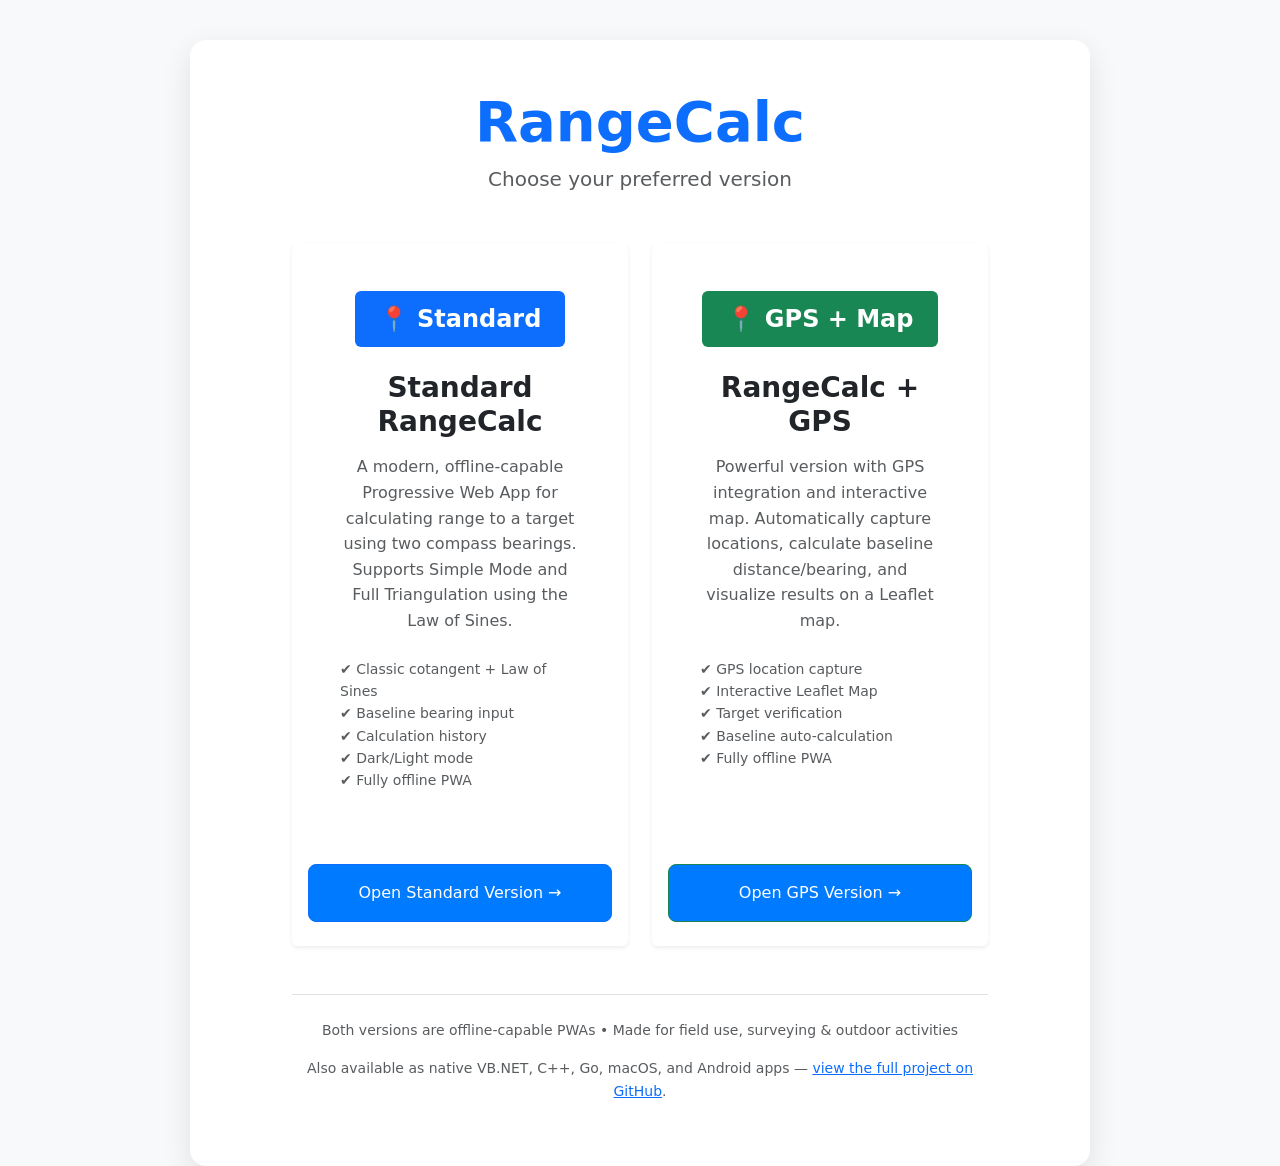
<file: index.html>
<!DOCTYPE html>
<html lang="en">
<head>
    <meta charset="UTF-8">
    <meta name="viewport" content="width=device-width, initial-scale=1.0">
    <title>RangeCalc - Select Version</title>
    <meta name="description" content="Range-to-target calculator from two compass bearings and a baseline distance. Choose the standard or GPS+map version.">

    <!-- Bootstrap 5.3 -->
    <link href="https://cdn.jsdelivr.net/npm/bootstrap@5.3.3/dist/css/bootstrap.min.css" rel="stylesheet">
    <link rel="stylesheet" href="HTMLVer/rangecalc/styles.min.css">
</head>
<body class="bg-light">
    <div class="container py-5">
        <div class="row justify-content-center">
            <div class="col-lg-10 text-center">
                <h1 class="display-4 fw-bold text-primary mb-2">RangeCalc</h1>
                <p class="lead text-muted mb-5">Choose your preferred version</p>

                <div class="row g-4">
                    <!-- Standard Version -->
                    <div class="col-lg-6">
                        <a href="HTMLVer/rangecalc/RangeCalc.html" class="text-decoration-none">
                            <div class="card h-100 shadow-sm border-0 hover-card">
                                <div class="card-body p-5">
                                    <div class="mb-4">
                                        <span class="badge bg-primary fs-4 px-4 py-3">📍 Standard</span>
                                    </div>
                                    <h3 class="card-title fw-semibold mb-3">Standard RangeCalc</h3>
                                    <p class="card-text text-muted">
                                        A modern, offline-capable Progressive Web App for calculating range to a target
                                        using two compass bearings. Supports Simple Mode and Full Triangulation using
                                        the Law of Sines.
                                    </p>
                                    <ul class="list-unstyled text-start mt-4 small text-muted">
                                        <li>✔️ Classic cotangent + Law of Sines</li>
                                        <li>✔️ Baseline bearing input</li>
                                        <li>✔️ Calculation history</li>
                                        <li>✔️ Dark/Light mode</li>
                                        <li>✔️ Fully offline PWA</li>
                                    </ul>
                                </div>
                                <div class="card-footer bg-transparent border-0 pb-4">
                                    <button class="btn btn-primary w-100 py-3">Open Standard Version →</button>
                                </div>
                            </div>
                        </a>
                    </div>

                    <!-- GPS Version -->
                    <div class="col-lg-6">
                        <a href="HTMLVer/rangecalc/RangeCalcGPS.html" class="text-decoration-none">
                            <div class="card h-100 shadow-sm border-0 hover-card">
                                <div class="card-body p-5">
                                    <div class="mb-4">
                                        <span class="badge bg-success fs-4 px-4 py-3">📍 GPS + Map</span>
                                    </div>
                                    <h3 class="card-title fw-semibold mb-3">RangeCalc + GPS</h3>
                                    <p class="card-text text-muted">
                                        Powerful version with GPS integration and interactive map. Automatically capture
                                        locations, calculate baseline distance/bearing, and visualize results on a Leaflet map.
                                    </p>
                                    <ul class="list-unstyled text-start mt-4 small text-muted">
                                        <li>✔️ GPS location capture</li>
                                        <li>✔️ Interactive Leaflet Map</li>
                                        <li>✔️ Target verification</li>
                                        <li>✔️ Baseline auto-calculation</li>
                                        <li>✔️ Fully offline PWA</li>
                                    </ul>
                                </div>
                                <div class="card-footer bg-transparent border-0 pb-4">
                                    <button class="btn btn-success w-100 py-3">Open GPS Version →</button>
                                </div>
                            </div>
                        </a>
                    </div>
                </div>

                <div class="mt-5 pt-4 border-top">
                    <p class="text-muted small">
                        Both versions are offline-capable PWAs • Made for field use, surveying &amp; outdoor activities
                    </p>
                    <p class="text-muted small">
                        Also available as native VB.NET, C++, Go, macOS, and Android apps —
                        <a href="https://github.com/JohnDovey/RangeCalc">view the full project on GitHub</a>.
                    </p>
                </div>
            </div>
        </div>
    </div>

    <!-- Bootstrap JS -->
    <script src="https://cdn.jsdelivr.net/npm/bootstrap@5.3.3/dist/js/bootstrap.bundle.min.js"></script>

    <style>
        .hover-card {
            transition: all 0.3s ease;
        }
        .hover-card:hover {
            transform: translateY(-10px);
            box-shadow: 0 20px 40px rgba(0, 0, 0, 0.15) !important;
        }
    </style>
</body>
</html>
</file>
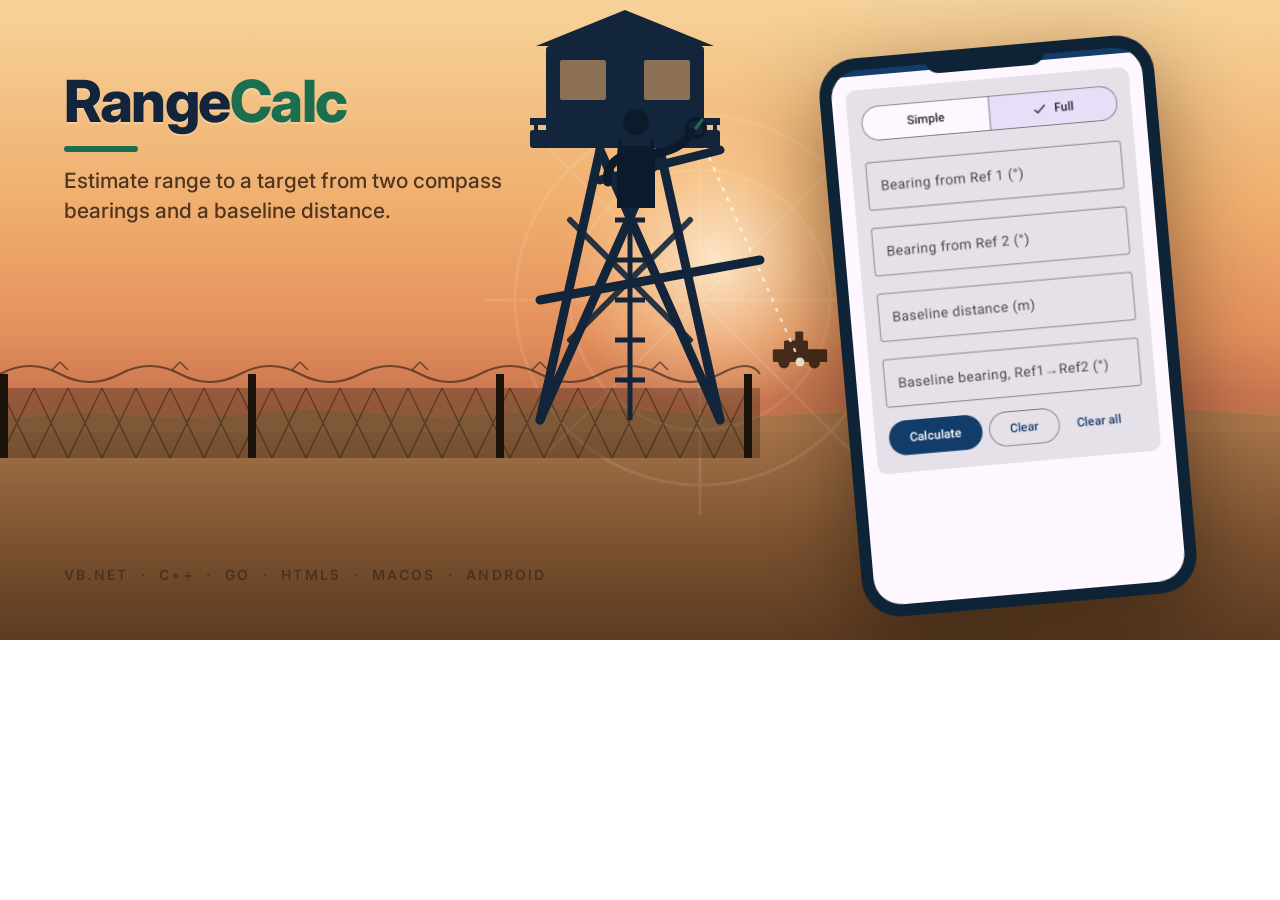
<file: social-preview-build/index.html>
<!DOCTYPE html>
<html>
<head>
<meta charset="utf-8">
<style>
  @import url('https://fonts.googleapis.com/css2?family=Inter:wght@400;500;600;700;800&display=swap');

  * { margin:0; padding:0; box-sizing:border-box; }
  html,body { width:1280px; height:640px; overflow:hidden; }
  body { font-family:'Inter', sans-serif; }

  .card {
    position:relative;
    width:1280px; height:640px;
    background: linear-gradient(180deg, #F6D39A 0%, #F0AE6E 32%, #E4905C 52%, #C97650 62%, #93542F 100%);
    overflow:hidden;
  }

  /* sun glow */
  .sun {
    position:absolute; left:565px; top:110px; width:300px; height:300px;
    background: radial-gradient(circle, rgba(255,241,214,0.85) 0%, rgba(255,220,170,0.35) 45%, rgba(255,220,170,0) 72%);
    border-radius:50%;
  }

  /* far dunes */
  .dune-far {
    position:absolute; left:-40px; top:370px; width:1360px; height:120px;
    background:#B87F4E; opacity:0.55;
    clip-path: polygon(0% 100%, 0% 40%, 10% 30%, 24% 42%, 40% 22%, 58% 40%, 74% 20%, 90% 38%, 100% 28%, 100% 100%);
  }

  /* ground */
  .ground {
    position:absolute; left:0; top:418px; width:1280px; height:222px;
    background: linear-gradient(180deg, #A9764A 0%, #7C5230 55%, #5C3B22 100%);
  }
  .ground::before{
    content:""; position:absolute; left:0; top:-14px; width:1280px; height:28px;
    background:#A9764A; clip-path: polygon(0 60%, 6% 30%, 14% 55%, 24% 20%, 34% 50%, 46% 15%, 58% 48%, 70% 22%, 82% 52%, 92% 18%, 100% 45%, 100% 100%, 0 100%);
  }

  .wordmark {
    position:absolute; left:64px; top:66px; z-index:5;
  }
  .wordmark .brand {
    font-size:58px; font-weight:800; color:#12253A; letter-spacing:-1.5px;
    text-shadow: 0 2px 0 rgba(255,255,255,0.25);
  }
  .wordmark .accent { color:#1B6E4E; }
  .wordmark .bar { width:74px; height:6px; background:#1B6E4E; border-radius:3px; margin:10px 0 14px; }
  .wordmark .tag {
    font-size:21px; font-weight:500; color:#3A2515; opacity:0.88; max-width:520px; line-height:1.45;
  }

  .platforms {
    position:absolute; left:64px; top:566px; z-index:5;
    font-size:14px; font-weight:600; letter-spacing:2.2px; color:#3A2515; opacity:0.65;
    text-transform:uppercase;
  }

  /* phone mockup */
  .phone-wrap{
    position:absolute; right:104px; top:46px; width:336px; height:560px;
    transform: rotate(-5deg);
    filter: drop-shadow(0 30px 46px rgba(20,10,0,0.45));
    z-index:6;
  }
  .phone-bezel{
    position:absolute; inset:0;
    background:#0E2436; border-radius:38px;
    padding:12px;
  }
  .phone-screen{
    width:100%; height:100%; border-radius:28px; overflow:hidden;
    background:#000;
  }
  .phone-screen img{ width:100%; height:100%; object-fit:cover; display:block; }
  .phone-notch{
    position:absolute; left:50%; top:0; transform:translateX(-50%);
    width:120px; height:22px; background:#0E2436; border-radius:0 0 14px 14px; z-index:2;
  }

  svg.scene { position:absolute; left:0; top:0; width:1280px; height:640px; z-index:3; }
</style>
</head>
<body>
  <div class="card">
    <div class="sun"></div>
    <div class="dune-far"></div>
    <div class="ground"></div>

    <svg class="scene" viewBox="0 0 1280 640" xmlns="http://www.w3.org/2000/svg">
      <!-- subtle compass rose watermark -->
      <g transform="translate(700,300)" opacity="0.10" stroke="#FFF8EA" stroke-width="3" fill="none">
        <circle r="185"/>
        <circle r="130"/>
        <line x1="0" y1="-215" x2="0" y2="215"/>
        <line x1="-215" y1="0" x2="215" y2="0"/>
        <line x1="-152" y1="-152" x2="152" y2="152"/>
        <line x1="-152" y1="152" x2="152" y2="-152"/>
      </g>

      <!-- distant vehicle silhouette (the "technical"), beyond the wire -->
      <g transform="translate(800,362) scale(0.8)" fill="#3B2416" opacity="0.92">
        <rect x="-34" y="-16" width="68" height="16" rx="2"/>
        <rect x="-20" y="-27" width="30" height="13" rx="2"/>
        <rect x="-6" y="-38" width="10" height="13" rx="1"/>
        <circle cx="-20" cy="1" r="7"/>
        <circle cx="18" cy="1" r="7"/>
      </g>

      <!-- perimeter fence with barbed wire, foreground -->
      <g transform="translate(0,388)">
        <rect x="0" y="0" width="760" height="70" fill="#1B120A" opacity="0.30"/>
        <!-- chain-link lattice -->
        <g stroke="#1B120A" stroke-width="1.4" opacity="0.42">
          <path d="M0,0 L34,70 M0,70 L34,0 M34,0 L68,70 M34,70 L68,0 M68,0 L102,70 M68,70 L102,0
                   M102,0 L136,70 M102,70 L136,0 M136,0 L170,70 M136,70 L170,0
                   M170,0 L204,70 M170,70 L204,0 M204,0 L238,70 M204,70 L238,0
                   M238,0 L272,70 M238,70 L272,0 M272,0 L306,70 M272,70 L306,0
                   M306,0 L340,70 M306,70 L340,0 M340,0 L374,70 M340,70 L374,0
                   M374,0 L408,70 M374,70 L408,0 M408,0 L442,70 M408,70 L442,0
                   M442,0 L476,70 M442,70 L476,0 M476,0 L510,70 M476,70 L510,0
                   M510,0 L544,70 M510,70 L544,0 M544,0 L578,70 M544,70 L578,0
                   M578,0 L612,70 M578,70 L612,0 M612,0 L646,70 M612,70 L646,0
                   M646,0 L680,70 M646,70 L680,0 M680,0 L714,70 M680,70 L714,0
                   M714,0 L748,70 M714,70 L748,0"/>
        </g>
        <!-- posts -->
        <rect x="0" y="-14" width="8" height="84" fill="#1B120A"/>
        <rect x="248" y="-14" width="8" height="84" fill="#1B120A"/>
        <rect x="496" y="-14" width="8" height="84" fill="#1B120A"/>
        <rect x="744" y="-14" width="8" height="84" fill="#1B120A"/>
        <!-- barbed wire -->
        <path d="M0,-14 Q30,-30 60,-14 T120,-14 T180,-14 T240,-14 T300,-14 T360,-14 T420,-14 T480,-14 T540,-14 T600,-14 T660,-14 T720,-14 T760,-14"
              fill="none" stroke="#1B120A" stroke-width="2" opacity="0.55"/>
        <g stroke="#1B120A" stroke-width="1.6" opacity="0.55">
          <line x1="60" y1="-26" x2="52" y2="-18"/><line x1="60" y1="-26" x2="68" y2="-18"/>
          <line x1="180" y1="-26" x2="172" y2="-18"/><line x1="180" y1="-26" x2="188" y2="-18"/>
          <line x1="300" y1="-26" x2="292" y2="-18"/><line x1="300" y1="-26" x2="308" y2="-18"/>
          <line x1="420" y1="-26" x2="412" y2="-18"/><line x1="420" y1="-26" x2="428" y2="-18"/>
          <line x1="540" y1="-26" x2="532" y2="-18"/><line x1="540" y1="-26" x2="548" y2="-18"/>
          <line x1="660" y1="-26" x2="652" y2="-18"/><line x1="660" y1="-26" x2="668" y2="-18"/>
        </g>
      </g>

      <!-- dashed bearing sight line, compass to target -->
      <path d="M696,128 L800,362" stroke="#FFF6E4" stroke-width="2.5" stroke-dasharray="2 9" stroke-linecap="round" opacity="0.85"/>
      <circle cx="800" cy="362" r="4.5" fill="#FFF6E4" opacity="0.9"/>

      <!-- watchtower -->
      <g transform="translate(560,0)">
        <!-- legs -->
        <path d="M40,150 L-20,420 M100,150 L160,420 M40,180 L160,150 M-20,300 L200,260" stroke="#12253A" stroke-width="9" stroke-linecap="round" fill="none"/>
        <path d="M100,150 L-20,420 M40,150 L160,420" stroke="#12253A" stroke-width="9" stroke-linecap="round" fill="none"/>
        <!-- cross braces -->
        <path d="M10,220 L130,340 M130,220 L10,340" stroke="#12253A" stroke-width="6" stroke-linecap="round" fill="none" opacity="0.9"/>
        <!-- ladder -->
        <path d="M70,150 L70,420" stroke="#12253A" stroke-width="5"/>
        <path d="M55,180 L85,180 M55,220 L85,220 M55,260 L85,260 M55,300 L85,300 M55,340 L85,340 M55,380 L85,380" stroke="#12253A" stroke-width="5"/>
        <!-- platform -->
        <rect x="-30" y="130" width="190" height="18" rx="3" fill="#12253A"/>
        <!-- cabin -->
        <rect x="-14" y="46" width="158" height="86" rx="4" fill="#12253A"/>
        <rect x="0" y="60" width="46" height="40" rx="2" fill="#F0AE6E" opacity="0.55"/>
        <rect x="84" y="60" width="46" height="40" rx="2" fill="#F0AE6E" opacity="0.55"/>
        <!-- roof -->
        <path d="M-24,46 L65,10 L154,46 Z" fill="#12253A"/>
        <!-- rail -->
        <rect x="-30" y="118" width="190" height="7" fill="#12253A"/>
        <path d="M-24,118 L-24,148 M15,118 L15,148 M55,118 L55,148 M95,118 L95,148 M135,118 L135,148 M155,118 L155,148" stroke="#12253A" stroke-width="4"/>
      </g>

      <!-- figure sighting with a compass -->
      <g transform="translate(636,112)" fill="#0C1B2B">
        <circle cx="0" cy="10" r="13"/>
        <path d="M-15,34 C-15,20 -19,20 -19,58 L-19,96 L19,96 L19,58 C19,20 15,20 15,34 Z"/>
        <!-- raised arm holding compass -->
        <path d="M13,42 C34,40 48,34 55,20" stroke="#0C1B2B" stroke-width="9" stroke-linecap="round" fill="none"/>
        <circle cx="60" cy="16" r="9" fill="none" stroke="#0C1B2B" stroke-width="4"/>
        <line x1="60" y1="16" x2="66" y2="8" stroke="#1B6E4E" stroke-width="3" stroke-linecap="round"/>
        <!-- other arm resting on rail -->
        <path d="M-13,44 C-26,50 -30,60 -28,70" stroke="#0C1B2B" stroke-width="9" stroke-linecap="round" fill="none"/>
      </g>
    </svg>

    <div class="wordmark">
      <div class="brand">Range<span class="accent">Calc</span></div>
      <div class="bar"></div>
      <div class="tag">Estimate range to a target from two compass<br>bearings and a baseline distance.</div>
    </div>

    <div class="platforms">VB.NET &nbsp;·&nbsp; C++ &nbsp;·&nbsp; Go &nbsp;·&nbsp; HTML5 &nbsp;·&nbsp; macOS &nbsp;·&nbsp; Android</div>

    <div class="phone-wrap">
      <div class="phone-notch"></div>
      <div class="phone-bezel">
        <div class="phone-screen"><img src="screenshot.jpeg"></div>
      </div>
    </div>
  </div>
</body>
</html>
</file>
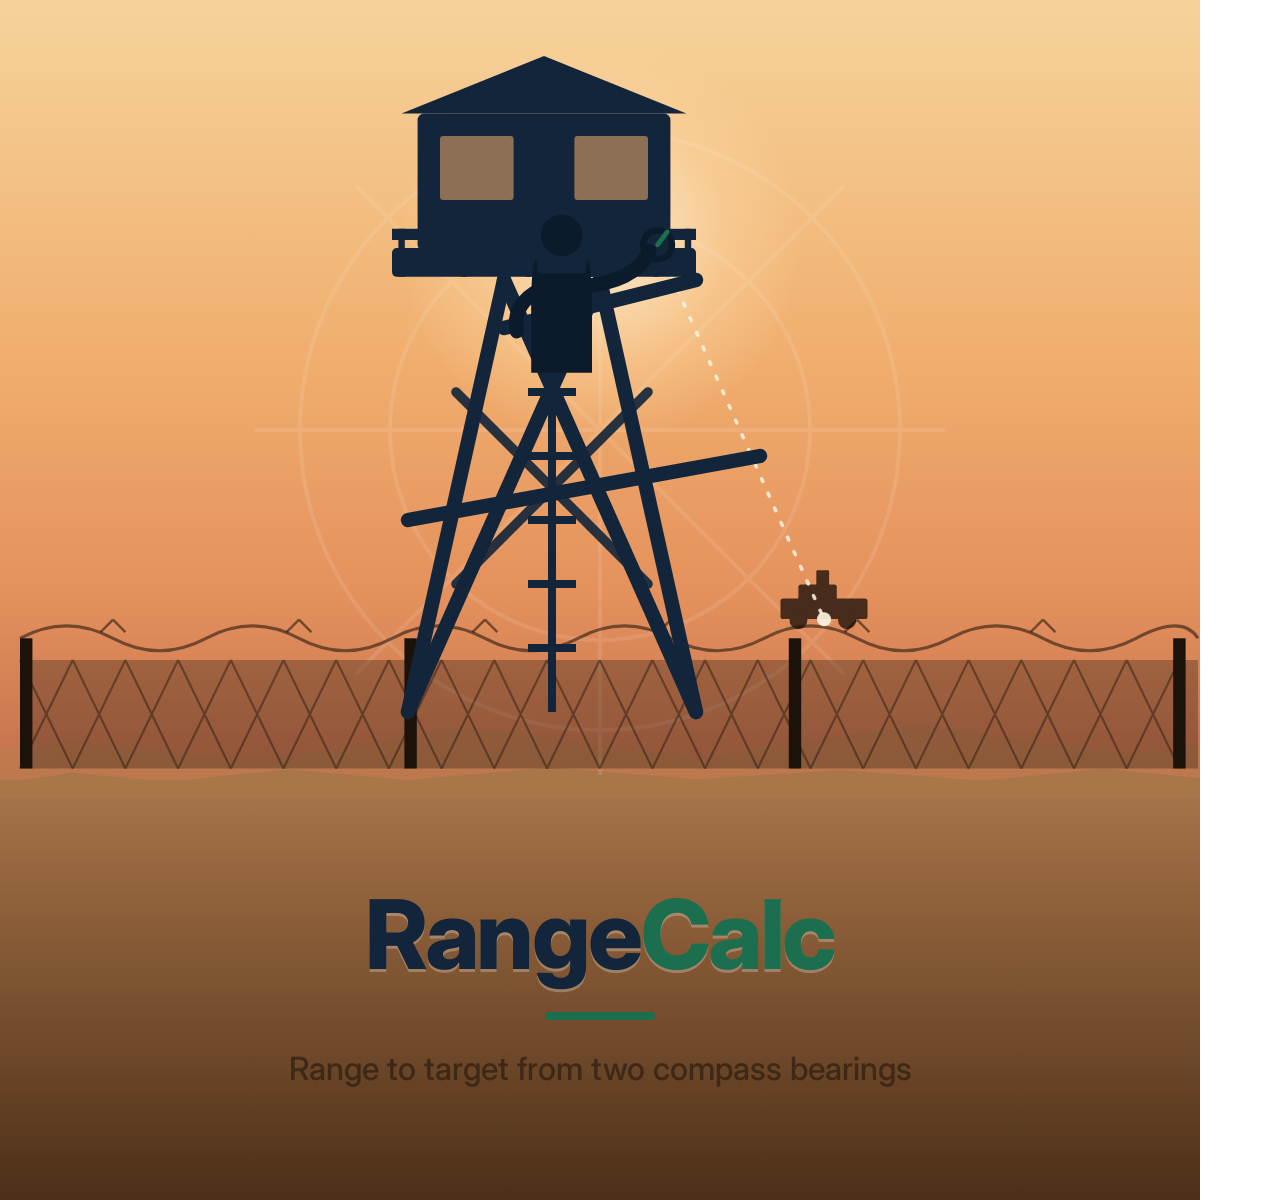
<file: splash-build/index.html>
<!DOCTYPE html>
<html>
<head>
<meta charset="utf-8">
<style>
  @import url('https://fonts.googleapis.com/css2?family=Inter:wght@400;500;600;700;800&display=swap');

  * { margin:0; padding:0; box-sizing:border-box; }
  html,body { width:1200px; height:1200px; overflow:hidden; }
  body { font-family:'Inter', sans-serif; }

  .card {
    position:relative;
    width:1200px; height:1200px;
    background: linear-gradient(180deg, #F6D39A 0%, #F0AE6E 30%, #E4905C 50%, #C97650 62%, #7A4527 100%);
    overflow:hidden;
  }

  .sun {
    position:absolute; left:400px; top:40px; width:400px; height:400px;
    background: radial-gradient(circle, rgba(255,241,214,0.9) 0%, rgba(255,220,170,0.38) 45%, rgba(255,220,170,0) 72%);
    border-radius:50%;
  }

  .dune-far {
    position:absolute; left:-60px; top:690px; width:1320px; height:170px;
    background:#B87F4E; opacity:0.55;
    clip-path: polygon(0% 100%, 0% 40%, 10% 30%, 24% 42%, 40% 22%, 58% 40%, 74% 20%, 90% 38%, 100% 28%, 100% 100%);
  }

  .ground {
    position:absolute; left:0; top:780px; width:1200px; height:420px;
    background: linear-gradient(180deg, #A9764A 0%, #7C5230 50%, #4C3019 100%);
  }
  .ground::before{
    content:""; position:absolute; left:0; top:-18px; width:1200px; height:36px;
    background:#A9764A; clip-path: polygon(0 60%, 6% 30%, 14% 55%, 24% 20%, 34% 50%, 46% 15%, 58% 48%, 70% 22%, 82% 52%, 92% 18%, 100% 45%, 100% 100%, 0 100%);
  }

  svg.scene { position:absolute; left:0; top:0; width:1200px; height:1200px; z-index:3; }

  .wordmark {
    position:absolute; left:0; right:0; top:876px; z-index:5; text-align:center;
  }
  .wordmark .brand {
    font-size:96px; font-weight:800; color:#12253A; letter-spacing:-2.5px;
    text-shadow: 0 3px 0 rgba(255,255,255,0.25);
  }
  .wordmark .accent { color:#1B6E4E; }
  .wordmark .bar { width:110px; height:8px; background:#1B6E4E; border-radius:4px; margin:20px auto 26px; }
  .wordmark .tag {
    font-size:32px; font-weight:500; color:#3A2515; opacity:0.9; line-height:1.45;
  }
</style>
</head>
<body>
  <div class="card">
    <div class="sun"></div>
    <div class="dune-far"></div>
    <div class="ground"></div>

    <svg class="scene" viewBox="0 0 1200 1200" xmlns="http://www.w3.org/2000/svg">
      <!-- subtle compass rose watermark -->
      <g transform="translate(600,430)" opacity="0.11" stroke="#FFF8EA" stroke-width="4" fill="none">
        <circle r="300"/>
        <circle r="210"/>
        <line x1="0" y1="-345" x2="0" y2="345"/>
        <line x1="-345" y1="0" x2="345" y2="0"/>
        <line x1="-244" y1="-244" x2="244" y2="244"/>
        <line x1="-244" y1="244" x2="244" y2="-244"/>
      </g>

      <!-- distant vehicle silhouette (the "technical"), beyond the wire -->
      <g transform="translate(824,619) scale(1.28)" fill="#3B2416" opacity="0.92">
        <rect x="-34" y="-16" width="68" height="16" rx="2"/>
        <rect x="-20" y="-27" width="30" height="13" rx="2"/>
        <rect x="-6" y="-38" width="10" height="13" rx="1"/>
        <circle cx="-20" cy="1" r="7"/>
        <circle cx="18" cy="1" r="7"/>
      </g>

      <!-- perimeter fence with barbed wire, foreground -->
      <g transform="translate(20,660) scale(1.55)">
        <rect x="0" y="0" width="760" height="70" fill="#1B120A" opacity="0.30"/>
        <g stroke="#1B120A" stroke-width="1.4" opacity="0.42">
          <path d="M0,0 L34,70 M0,70 L34,0 M34,0 L68,70 M34,70 L68,0 M68,0 L102,70 M68,70 L102,0
                   M102,0 L136,70 M102,70 L136,0 M136,0 L170,70 M136,70 L170,0
                   M170,0 L204,70 M170,70 L204,0 M204,0 L238,70 M204,70 L238,0
                   M238,0 L272,70 M238,70 L272,0 M272,0 L306,70 M272,70 L306,0
                   M306,0 L340,70 M306,70 L340,0 M340,0 L374,70 M340,70 L374,0
                   M374,0 L408,70 M374,70 L408,0 M408,0 L442,70 M408,70 L442,0
                   M442,0 L476,70 M442,70 L476,0 M476,0 L510,70 M476,70 L510,0
                   M510,0 L544,70 M510,70 L544,0 M544,0 L578,70 M544,70 L578,0
                   M578,0 L612,70 M578,70 L612,0 M612,0 L646,70 M612,70 L646,0
                   M646,0 L680,70 M646,70 L680,0 M680,0 L714,70 M680,70 L714,0
                   M714,0 L748,70 M714,70 L748,0"/>
        </g>
        <rect x="0" y="-14" width="8" height="84" fill="#1B120A"/>
        <rect x="248" y="-14" width="8" height="84" fill="#1B120A"/>
        <rect x="496" y="-14" width="8" height="84" fill="#1B120A"/>
        <rect x="744" y="-14" width="8" height="84" fill="#1B120A"/>
        <path d="M0,-14 Q30,-30 60,-14 T120,-14 T180,-14 T240,-14 T300,-14 T360,-14 T420,-14 T480,-14 T540,-14 T600,-14 T660,-14 T720,-14 T760,-14"
              fill="none" stroke="#1B120A" stroke-width="2" opacity="0.55"/>
        <g stroke="#1B120A" stroke-width="1.6" opacity="0.55">
          <line x1="60" y1="-26" x2="52" y2="-18"/><line x1="60" y1="-26" x2="68" y2="-18"/>
          <line x1="180" y1="-26" x2="172" y2="-18"/><line x1="180" y1="-26" x2="188" y2="-18"/>
          <line x1="300" y1="-26" x2="292" y2="-18"/><line x1="300" y1="-26" x2="308" y2="-18"/>
          <line x1="420" y1="-26" x2="412" y2="-18"/><line x1="420" y1="-26" x2="428" y2="-18"/>
          <line x1="540" y1="-26" x2="532" y2="-18"/><line x1="540" y1="-26" x2="548" y2="-18"/>
          <line x1="660" y1="-26" x2="652" y2="-18"/><line x1="660" y1="-26" x2="668" y2="-18"/>
        </g>
      </g>

      <!-- dashed bearing sight line, compass to target -->
      <path d="M657.6,244.8 L824,619.2" stroke="#FFF6E4" stroke-width="3.5" stroke-dasharray="3 13" stroke-linecap="round" opacity="0.85"/>
      <circle cx="824" cy="619.2" r="7" fill="#FFF6E4" opacity="0.9"/>

      <!-- watchtower -->
      <g transform="translate(440,40) scale(1.6)">
        <path d="M40,150 L-20,420 M100,150 L160,420 M40,180 L160,150 M-20,300 L200,260" stroke="#12253A" stroke-width="9" stroke-linecap="round" fill="none"/>
        <path d="M100,150 L-20,420 M40,150 L160,420" stroke="#12253A" stroke-width="9" stroke-linecap="round" fill="none"/>
        <path d="M10,220 L130,340 M130,220 L10,340" stroke="#12253A" stroke-width="6" stroke-linecap="round" fill="none" opacity="0.9"/>
        <path d="M70,150 L70,420" stroke="#12253A" stroke-width="5"/>
        <path d="M55,180 L85,180 M55,220 L85,220 M55,260 L85,260 M55,300 L85,300 M55,340 L85,340 M55,380 L85,380" stroke="#12253A" stroke-width="5"/>
        <rect x="-30" y="130" width="190" height="18" rx="3" fill="#12253A"/>
        <rect x="-14" y="46" width="158" height="86" rx="4" fill="#12253A"/>
        <rect x="0" y="60" width="46" height="40" rx="2" fill="#F0AE6E" opacity="0.55"/>
        <rect x="84" y="60" width="46" height="40" rx="2" fill="#F0AE6E" opacity="0.55"/>
        <path d="M-24,46 L65,10 L154,46 Z" fill="#12253A"/>
        <rect x="-30" y="118" width="190" height="7" fill="#12253A"/>
        <path d="M-24,118 L-24,148 M15,118 L15,148 M55,118 L55,148 M95,118 L95,148 M135,118 L135,148 M155,118 L155,148" stroke="#12253A" stroke-width="4"/>
      </g>

      <!-- figure sighting with a compass -->
      <g transform="translate(561.6,219.2) scale(1.6)" fill="#0C1B2B">
        <circle cx="0" cy="10" r="13"/>
        <path d="M-15,34 C-15,20 -19,20 -19,58 L-19,96 L19,96 L19,58 C19,20 15,20 15,34 Z"/>
        <path d="M13,42 C34,40 48,34 55,20" stroke="#0C1B2B" stroke-width="9" stroke-linecap="round" fill="none"/>
        <circle cx="60" cy="16" r="9" fill="none" stroke="#0C1B2B" stroke-width="4"/>
        <line x1="60" y1="16" x2="66" y2="8" stroke="#1B6E4E" stroke-width="3" stroke-linecap="round"/>
        <path d="M-13,44 C-26,50 -30,60 -28,70" stroke="#0C1B2B" stroke-width="9" stroke-linecap="round" fill="none"/>
      </g>
    </svg>

    <div class="wordmark">
      <div class="brand">Range<span class="accent">Calc</span></div>
      <div class="bar"></div>
      <div class="tag">Range to target from two compass bearings</div>
    </div>
  </div>
</body>
</html>
</file>
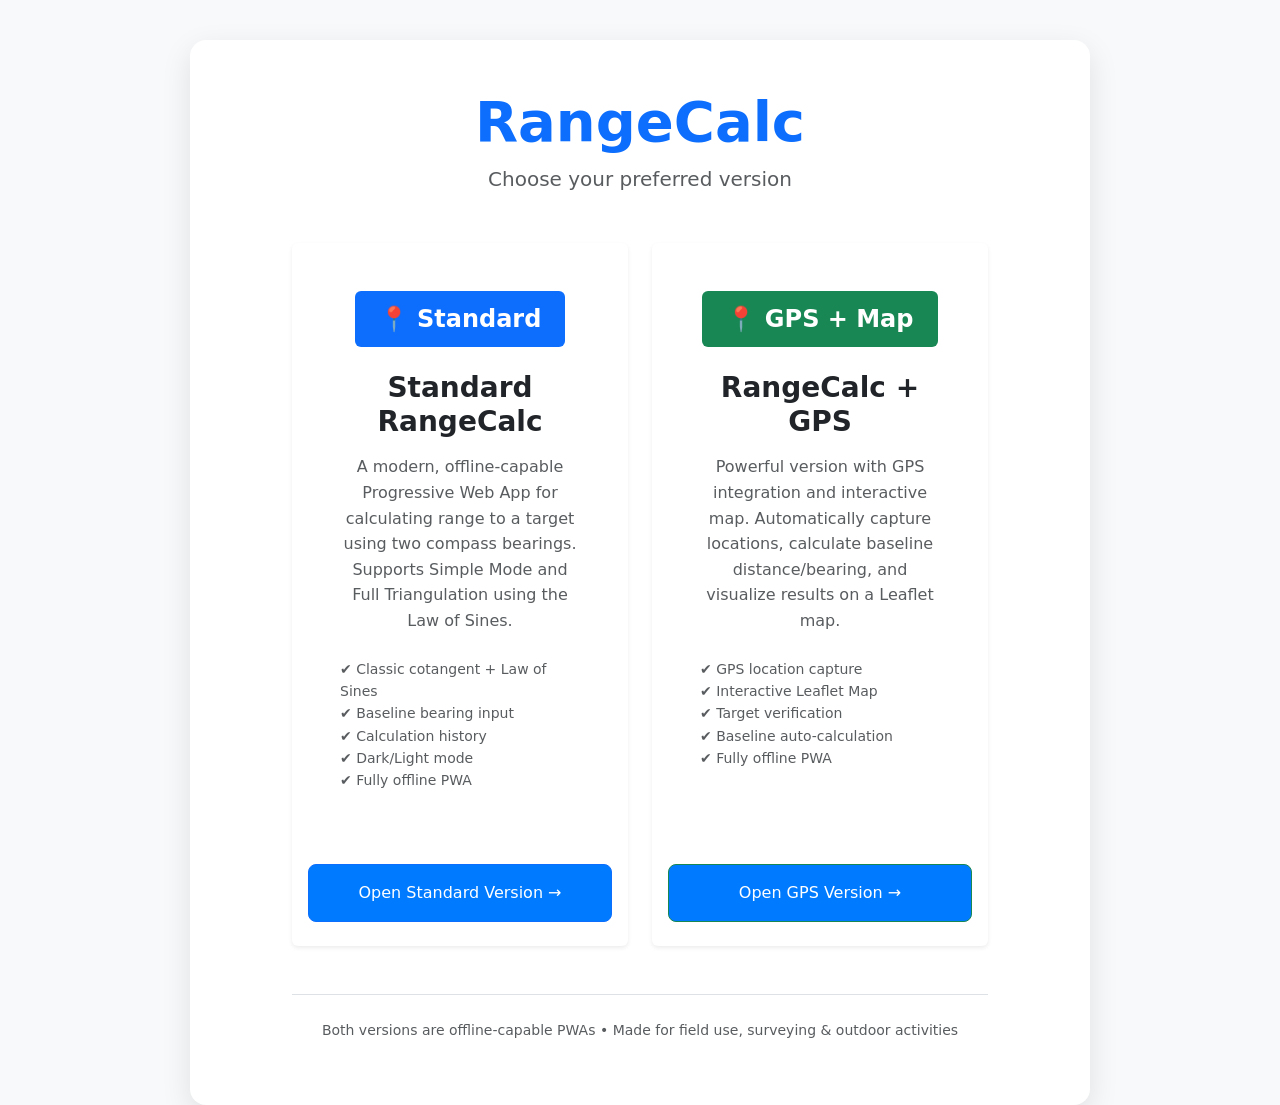
<file: HTMLVer/rangecalc/index.html>
<!DOCTYPE html>
<html lang="en">
<head>
    <meta charset="UTF-8">
    <meta name="viewport" content="width=device-width, initial-scale=1.0">
    <title>RangeCalc - Select Version</title>
    
    <!-- Bootstrap 5.3 -->
    <link href="https://cdn.jsdelivr.net/npm/bootstrap@5.3.3/dist/css/bootstrap.min.css" rel="stylesheet">
    <link rel="stylesheet" href="styles.min.css">
</head>
<body class="bg-light">
    <div class="container py-5">
        <div class="row justify-content-center">
            <div class="col-lg-10 text-center">
                <h1 class="display-4 fw-bold text-primary mb-2">RangeCalc</h1>
                <p class="lead text-muted mb-5">Choose your preferred version</p>

                <div class="row g-4">
                    <!-- Standard Version -->
                    <div class="col-lg-6">
                        <a href="RangeCalc.html" class="text-decoration-none">
                            <div class="card h-100 shadow-sm border-0 hover-card">
                                <div class="card-body p-5">
                                    <div class="mb-4">
                                        <span class="badge bg-primary fs-4 px-4 py-3">📍 Standard</span>
                                    </div>
                                    <h3 class="card-title fw-semibold mb-3">Standard RangeCalc</h3>
                                    <p class="card-text text-muted">
                                        A modern, offline-capable Progressive Web App for calculating range to a target 
                                        using two compass bearings. Supports Simple Mode and Full Triangulation using 
                                        the Law of Sines.
                                    </p>
                                    <ul class="list-unstyled text-start mt-4 small text-muted">
                                        <li>✔️ Classic cotangent + Law of Sines</li>
                                        <li>✔️ Baseline bearing input</li>
                                        <li>✔️ Calculation history</li>
                                        <li>✔️ Dark/Light mode</li>
                                        <li>✔️ Fully offline PWA</li>
                                    </ul>
                                </div>
                                <div class="card-footer bg-transparent border-0 pb-4">
                                    <button class="btn btn-primary w-100 py-3">Open Standard Version →</button>
                                </div>
                            </div>
                        </a>
                    </div>

                    <!-- GPS Version -->
                    <div class="col-lg-6">
                        <a href="RangeCalcGPS.html" class="text-decoration-none">
                            <div class="card h-100 shadow-sm border-0 hover-card">
                                <div class="card-body p-5">
                                    <div class="mb-4">
                                        <span class="badge bg-success fs-4 px-4 py-3">📍 GPS + Map</span>
                                    </div>
                                    <h3 class="card-title fw-semibold mb-3">RangeCalc + GPS</h3>
                                    <p class="card-text text-muted">
                                        Powerful version with GPS integration and interactive map. Automatically capture 
                                        locations, calculate baseline distance/bearing, and visualize results on a Leaflet map.
                                    </p>
                                    <ul class="list-unstyled text-start mt-4 small text-muted">
                                        <li>✔️ GPS location capture</li>
                                        <li>✔️ Interactive Leaflet Map</li>
                                        <li>✔️ Target verification</li>
                                        <li>✔️ Baseline auto-calculation</li>
                                        <li>✔️ Fully offline PWA</li>
                                    </ul>
                                </div>
                                <div class="card-footer bg-transparent border-0 pb-4">
                                    <button class="btn btn-success w-100 py-3">Open GPS Version →</button>
                                </div>
                            </div>
                        </a>
                    </div>
                </div>

                <div class="mt-5 pt-4 border-top">
                    <p class="text-muted small">
                        Both versions are offline-capable PWAs • Made for field use, surveying &amp; outdoor activities
                    </p>
                </div>
            </div>
        </div>
    </div>

    <!-- Bootstrap JS -->
    <script src="https://cdn.jsdelivr.net/npm/bootstrap@5.3.3/dist/js/bootstrap.bundle.min.js"></script>

    <style>
        .hover-card {
            transition: all 0.3s ease;
        }
        .hover-card:hover {
            transform: translateY(-10px);
            box-shadow: 0 20px 40px rgba(0, 0, 0, 0.15) !important;
        }
    </style>
</body>
</html>
</file>
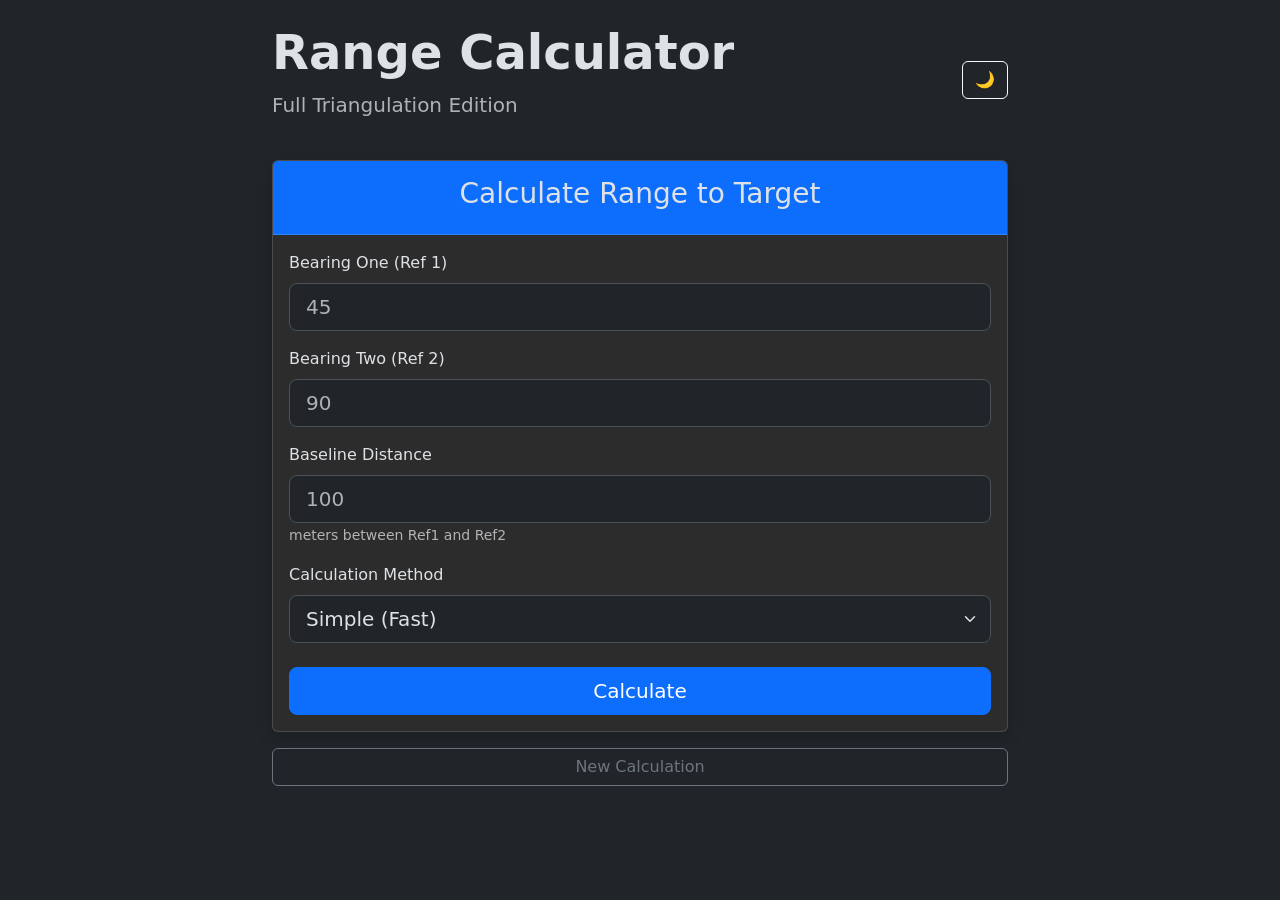
<file: HTMLVer/RangeCalc.html>
<!DOCTYPE html>
<html lang="en">
<head>
    <meta charset="utf-8" />
    <meta name="viewport" content="width=device-width, initial-scale=1" />
    <meta name="theme-color" content="#0d6efd" />
    <title>Range Calculator - Full Triangulation</title>

    <link href="https://cdn.jsdelivr.net/npm/bootstrap@5.3.3/dist/css/bootstrap.min.css" rel="stylesheet" />

    <style>
        body { transition: background-color 0.3s; }
        .result { font-size: 2.4rem; font-weight: 700; }
        .card { background-color: #2c2c2c; }
    </style>
</head>
<body data-bs-theme="dark">
    <div id="rc-splash" aria-hidden="true" style="position:fixed;inset:0;z-index:9999;background:#12253A url('splash.png') center/cover no-repeat;transition:opacity .45s ease;"></div>
    <script>
        (function () {
            var hide = function () {
                var el = document.getElementById('rc-splash');
                if (!el) return;
                el.style.opacity = '0';
                el.style.pointerEvents = 'none';
                setTimeout(function () { el.remove(); }, 500);
            };
            if (document.readyState === 'complete') {
                setTimeout(hide, 450);
            } else {
                window.addEventListener('load', function () { setTimeout(hide, 450); });
            }
        })();
    </script>
    <div class="container py-4">
        <div class="row justify-content-center">
            <div class="col-lg-8">

                <div class="d-flex justify-content-between align-items-center mb-4">
                    <div>
                        <h1 class="display-5 fw-bold">Range Calculator</h1>
                        <p class="lead text-muted">Full Triangulation Edition</p>
                    </div>
                    <button id="themeToggle" class="btn btn-outline-light">🌙</button>
                </div>

                <div class="card shadow">
                    <div class="card-header bg-primary text-center py-3">
                        <h3>Calculate Range to Target</h3>
                    </div>
                    <div class="card-body">
                        <form id="rangeForm">
                            <div class="mb-3">
                                <label class="form-label">Bearing One (Ref 1)</label>
                                <input type="number" class="form-control form-control-lg" id="b1" min="1" max="360" placeholder="45" required>
                            </div>
                            <div class="mb-3">
                                <label class="form-label">Bearing Two (Ref 2)</label>
                                <input type="number" class="form-control form-control-lg" id="b2" min="1" max="360" placeholder="90" required>
                            </div>
                            <div class="mb-3">
                                <label class="form-label">Baseline Distance</label>
                                <input type="number" class="form-control form-control-lg" id="dist" min="1" placeholder="100" required>
                                <small class="text-muted">meters between Ref1 and Ref2</small>
                            </div>

                            <div class="mb-4">
                                <label class="form-label">Calculation Method</label>
                                <select class="form-select form-select-lg" id="method">
                                    <option value="1">Simple (Fast)</option>
                                    <option value="2">Full Triangulation (Accurate)</option>
                                </select>
                            </div>

                            <div id="baselineGroup" class="mb-4 d-none">
                                <label class="form-label">Baseline Bearing (Ref1 → Ref2)</label>
                                <input type="number" class="form-control form-control-lg" id="baselineBearing" min="1" max="360" placeholder="0">
                            </div>

                            <button type="submit" class="btn btn-primary btn-lg w-100">Calculate</button>
                        </form>

                        <div id="resultContainer" class="mt-4 d-none">
                            <div class="card border-success">
                                <div class="card-body text-center">
                                    <h5>Results</h5>
                                    <div id="result1" class="result text-success"></div>
                                    <div id="result2" class="result text-info mt-2"></div>
                                    <small id="angle" class="text-muted"></small>
                                </div>
                            </div>
                        </div>
                    </div>
                </div>

                <button id="resetBtn" class="btn btn-outline-secondary w-100 mt-3">New Calculation</button>
            </div>
        </div>
    </div>

    <script src="https://cdn.jsdelivr.net/npm/bootstrap@5.3.3/dist/js/bootstrap.bundle.min.js"></script>
    <script>
        const form = document.getElementById('rangeForm');
        const baselineGroup = document.getElementById('baselineGroup');
        const resultContainer = document.getElementById('resultContainer');

        // Show/hide baseline bearing field. It must not be `required` while
        // hidden — a hidden-but-required field makes the browser's native
        // validation try (and fail) to focus it, which silently blocks
        // submission instead of running the submit handler below.
        document.getElementById('method').addEventListener('change', function() {
            const isFull = this.value !== '1';
            baselineGroup.classList.toggle('d-none', !isFull);
            document.getElementById('baselineBearing').required = isFull;
        });

        form.addEventListener('submit', function(e) {
            e.preventDefault();

            const b1 = parseFloat(document.getElementById('b1').value);
            const b2 = parseFloat(document.getElementById('b2').value);
            const dist = parseFloat(document.getElementById('dist').value);
            const method = document.getElementById('method').value;

            if (!b1 || !b2 || !dist) {
                alert("Please fill all required fields.");
                return;
            }

            let result;
            if (method === "2") {
                const baselineBearing = parseFloat(document.getElementById('baselineBearing').value);
                if (!baselineBearing) {
                    alert("Please enter Baseline Bearing for Full mode.");
                    return;
                }
                result = calculateFull(b1, b2, dist, baselineBearing);
            } else {
                result = calculateSimple(b1, b2, dist);
            }

            // Display results
            document.getElementById('result1').textContent = `From Ref 1: ${result.range1.toFixed(2)} m`;
            document.getElementById('result2').textContent = `From Ref 2: ${result.range2.toFixed(2)} m`;
            document.getElementById('angle').textContent = `Angle at Target: ${result.angle.toFixed(1)}°`;
            resultContainer.classList.remove('d-none');
        });

        function calculateSimple(b1, b2, dist) {
            let diff = Math.abs(b1 - b2);
            if (diff > 180) diff = 360 - diff;
            const rad = (90 - diff) * Math.PI / 180;
            const range = dist * Math.tan(rad);
            return { range1: range, range2: range, angle: diff };
        }

        function calculateFull(b1, b2, dist, baselineBearing) {
            let angleAtTarget = Math.abs(b1 - b2);
            if (angleAtTarget > 180) angleAtTarget = 360 - angleAtTarget;

            let angleAtRef1 = Math.abs(baselineBearing - b1);
            if (angleAtRef1 > 180) angleAtRef1 = 360 - angleAtRef1;

            const angleAtRef2 = 180 - angleAtTarget - angleAtRef1;

            if (angleAtRef2 <= 0) {
                alert("Invalid geometry. Check your bearings.");
                return { range1: 0, range2: 0, angle: angleAtTarget };
            }

            const sinTarget = Math.sin(angleAtTarget * Math.PI / 180);
            const range1 = dist * Math.sin(angleAtRef2 * Math.PI / 180) / sinTarget;
            const range2 = dist * Math.sin(angleAtRef1 * Math.PI / 180) / sinTarget;

            return { range1, range2, angle: angleAtTarget };
        }

        // Reset
        document.getElementById('resetBtn').addEventListener('click', () => {
            form.reset();
            resultContainer.classList.add('d-none');
            baselineGroup.classList.add('d-none');
        });

        // Theme Toggle
        document.getElementById('themeToggle').addEventListener('click', () => {
            const isDark = document.documentElement.getAttribute('data-bs-theme') === 'dark';
            document.documentElement.setAttribute('data-bs-theme', isDark ? 'light' : 'dark');
            document.getElementById('themeToggle').textContent = isDark ? '☀️' : '🌙';
        });
    </script>
</body>
</html>
</file>
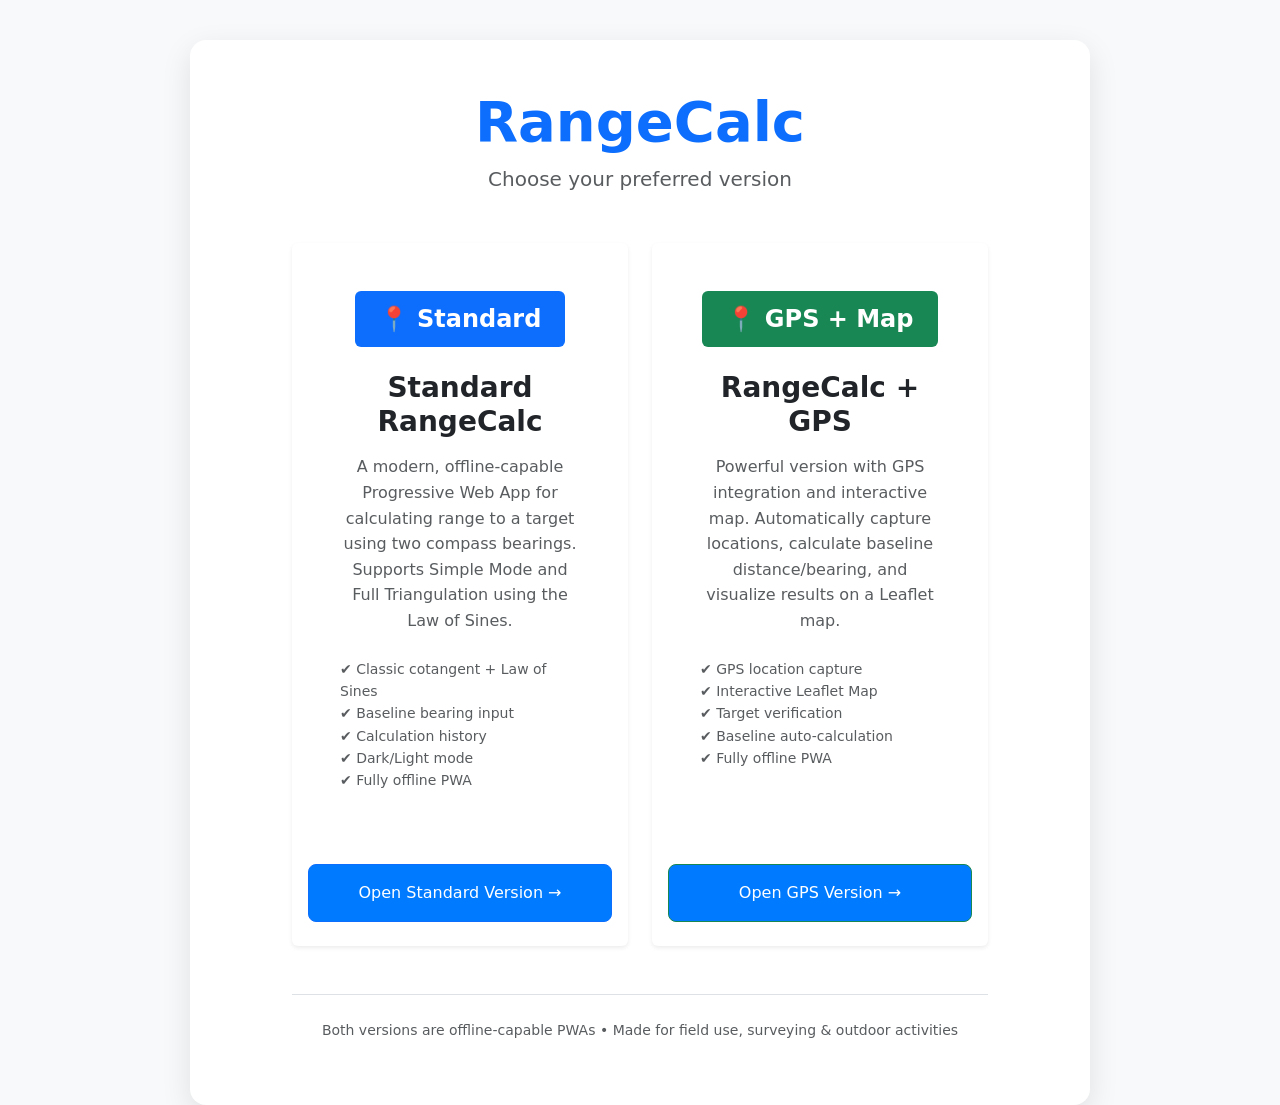
<file: HTMLVer/Website-index.html>
<!DOCTYPE html>
<html lang="en">
<head>
    <meta charset="UTF-8">
    <meta name="viewport" content="width=device-width, initial-scale=1.0">
    <title>RangeCalc - Select Version</title>
    
    <!-- Bootstrap 5.3 -->
    <link href="https://cdn.jsdelivr.net/npm/bootstrap@5.3.3/dist/css/bootstrap.min.css" rel="stylesheet">
    <link rel="stylesheet" href="styles.min.css">
</head>
<body class="bg-light">
    <div class="container py-5">
        <div class="row justify-content-center">
            <div class="col-lg-10 text-center">
                <h1 class="display-4 fw-bold text-primary mb-2">RangeCalc</h1>
                <p class="lead text-muted mb-5">Choose your preferred version</p>

                <div class="row g-4">
                    <!-- Standard Version -->
                    <div class="col-lg-6">
                        <a href="RangeCalc.html" class="text-decoration-none">
                            <div class="card h-100 shadow-sm border-0 hover-card">
                                <div class="card-body p-5">
                                    <div class="mb-4">
                                        <span class="badge bg-primary fs-4 px-4 py-3">📍 Standard</span>
                                    </div>
                                    <h3 class="card-title fw-semibold mb-3">Standard RangeCalc</h3>
                                    <p class="card-text text-muted">
                                        A modern, offline-capable Progressive Web App for calculating range to a target 
                                        using two compass bearings. Supports Simple Mode and Full Triangulation using 
                                        the Law of Sines.
                                    </p>
                                    <ul class="list-unstyled text-start mt-4 small text-muted">
                                        <li>✔️ Classic cotangent + Law of Sines</li>
                                        <li>✔️ Baseline bearing input</li>
                                        <li>✔️ Calculation history</li>
                                        <li>✔️ Dark/Light mode</li>
                                        <li>✔️ Fully offline PWA</li>
                                    </ul>
                                </div>
                                <div class="card-footer bg-transparent border-0 pb-4">
                                    <button class="btn btn-primary w-100 py-3">Open Standard Version →</button>
                                </div>
                            </div>
                        </a>
                    </div>

                    <!-- GPS Version -->
                    <div class="col-lg-6">
                        <a href="RangeCalcGPS.html" class="text-decoration-none">
                            <div class="card h-100 shadow-sm border-0 hover-card">
                                <div class="card-body p-5">
                                    <div class="mb-4">
                                        <span class="badge bg-success fs-4 px-4 py-3">📍 GPS + Map</span>
                                    </div>
                                    <h3 class="card-title fw-semibold mb-3">RangeCalc + GPS</h3>
                                    <p class="card-text text-muted">
                                        Powerful version with GPS integration and interactive map. Automatically capture 
                                        locations, calculate baseline distance/bearing, and visualize results on a Leaflet map.
                                    </p>
                                    <ul class="list-unstyled text-start mt-4 small text-muted">
                                        <li>✔️ GPS location capture</li>
                                        <li>✔️ Interactive Leaflet Map</li>
                                        <li>✔️ Target verification</li>
                                        <li>✔️ Baseline auto-calculation</li>
                                        <li>✔️ Fully offline PWA</li>
                                    </ul>
                                </div>
                                <div class="card-footer bg-transparent border-0 pb-4">
                                    <button class="btn btn-success w-100 py-3">Open GPS Version →</button>
                                </div>
                            </div>
                        </a>
                    </div>
                </div>

                <div class="mt-5 pt-4 border-top">
                    <p class="text-muted small">
                        Both versions are offline-capable PWAs • Made for field use, surveying &amp; outdoor activities
                    </p>
                </div>
            </div>
        </div>
    </div>

    <!-- Bootstrap JS -->
    <script src="https://cdn.jsdelivr.net/npm/bootstrap@5.3.3/dist/js/bootstrap.bundle.min.js"></script>

    <style>
        .hover-card {
            transition: all 0.3s ease;
        }
        .hover-card:hover {
            transform: translateY(-10px);
            box-shadow: 0 20px 40px rgba(0, 0, 0, 0.15) !important;
        }
    </style>
</body>
</html>
</file>
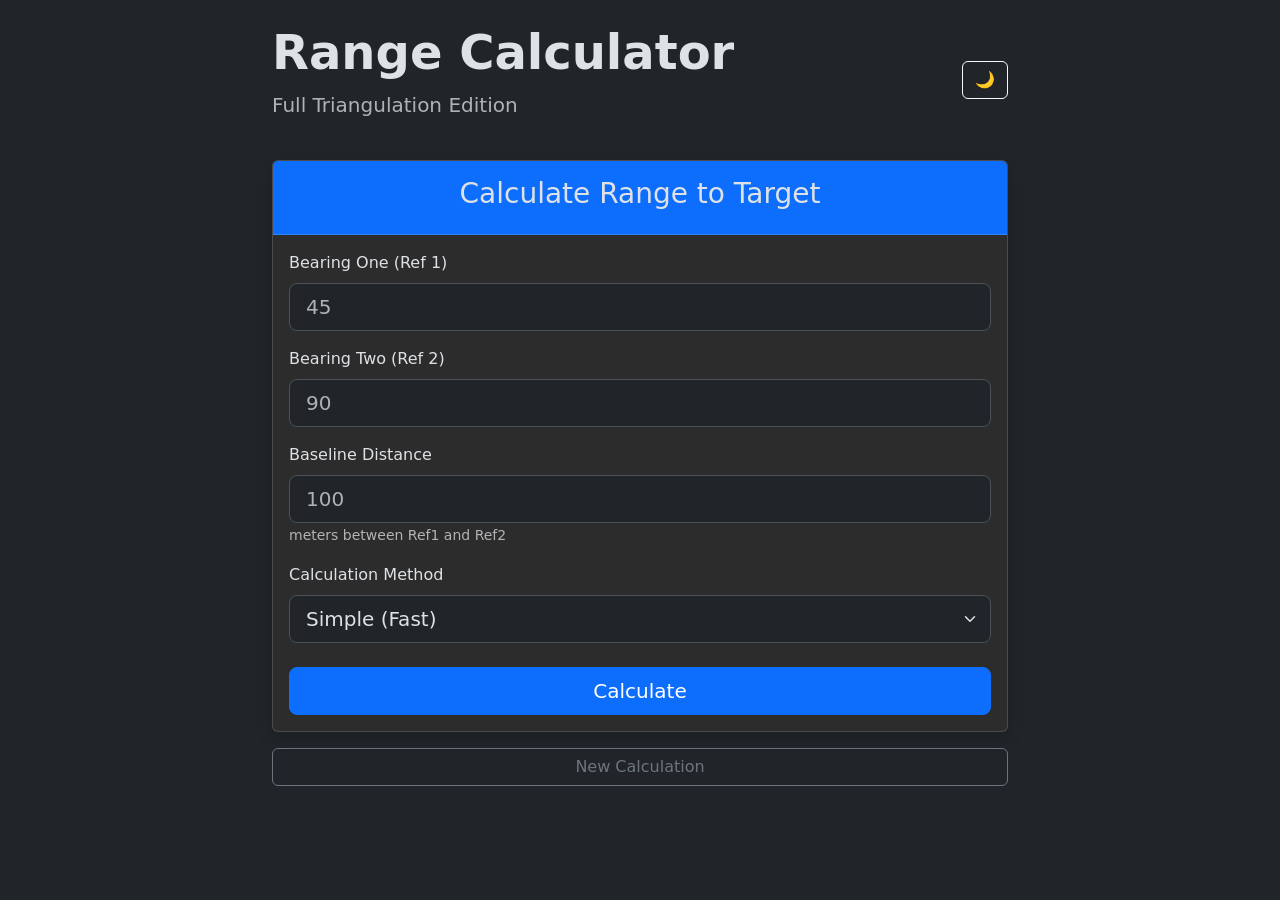
<file: HTMLVer/rangecalc/RangeCalc.html>
<!DOCTYPE html>
<html lang="en">
<head>
    <meta charset="utf-8" />
    <meta name="viewport" content="width=device-width, initial-scale=1" />
    <meta name="theme-color" content="#0d6efd" />
    <meta name="description" content="Calculate range to a target from two compass bearings. Works offline after first visit." />
    <meta name="apple-mobile-web-app-capable" content="yes" />
    <meta name="mobile-web-app-capable" content="yes" />
    <title>Range Calculator - Full Triangulation</title>

    <link rel="manifest" href="range-calc.webmanifest" />
    <link rel="icon" href="icon.svg" type="image/svg+xml" />
    <link rel="apple-touch-icon" href="icon.svg" />

    <link href="https://cdn.jsdelivr.net/npm/bootstrap@5.3.3/dist/css/bootstrap.min.css" rel="stylesheet" />

    <style>
        body { transition: background-color 0.3s; }
        .result { font-size: 2.4rem; font-weight: 700; }
        .card { background-color: #2c2c2c; }
    </style>
</head>
<body data-bs-theme="dark">
    <div id="rc-splash" aria-hidden="true" style="position:fixed;inset:0;z-index:9999;background:#12253A url('splash.png') center/cover no-repeat;transition:opacity .45s ease;"></div>
    <script>
        (function () {
            var hide = function () {
                var el = document.getElementById('rc-splash');
                if (!el) return;
                el.style.opacity = '0';
                el.style.pointerEvents = 'none';
                setTimeout(function () { el.remove(); }, 500);
            };
            if (document.readyState === 'complete') {
                setTimeout(hide, 450);
            } else {
                window.addEventListener('load', function () { setTimeout(hide, 450); });
            }
        })();
    </script>
    <div class="container py-4">
        <div class="row justify-content-center">
            <div class="col-lg-8">

                <div class="d-flex justify-content-between align-items-center mb-4">
                    <div>
                        <h1 class="display-5 fw-bold">Range Calculator</h1>
                        <p class="lead text-muted">Full Triangulation Edition</p>
                    </div>
                    <button id="themeToggle" class="btn btn-outline-light">🌙</button>
                </div>

                <div class="card shadow">
                    <div class="card-header bg-primary text-center py-3">
                        <h3>Calculate Range to Target</h3>
                    </div>
                    <div class="card-body">
                        <form id="rangeForm">
                            <div class="mb-3">
                                <label class="form-label">Bearing One (Ref 1)</label>
                                <input type="number" class="form-control form-control-lg" id="b1" min="1" max="360" placeholder="45" required>
                            </div>
                            <div class="mb-3">
                                <label class="form-label">Bearing Two (Ref 2)</label>
                                <input type="number" class="form-control form-control-lg" id="b2" min="1" max="360" placeholder="90" required>
                            </div>
                            <div class="mb-3">
                                <label class="form-label">Baseline Distance</label>
                                <input type="number" class="form-control form-control-lg" id="dist" min="1" placeholder="100" required>
                                <small class="text-muted">meters between Ref1 and Ref2</small>
                            </div>

                            <div class="mb-4">
                                <label class="form-label">Calculation Method</label>
                                <select class="form-select form-select-lg" id="method">
                                    <option value="1">Simple (Fast)</option>
                                    <option value="2">Full Triangulation (Accurate)</option>
                                </select>
                            </div>

                            <div id="baselineGroup" class="mb-4 d-none">
                                <label class="form-label">Baseline Bearing (Ref1 → Ref2)</label>
                                <input type="number" class="form-control form-control-lg" id="baselineBearing" min="1" max="360" placeholder="0">
                            </div>

                            <button type="submit" class="btn btn-primary btn-lg w-100">Calculate</button>
                        </form>

                        <div id="resultContainer" class="mt-4 d-none">
                            <div class="card border-success">
                                <div class="card-body text-center">
                                    <h5>Results</h5>
                                    <div id="result1" class="result text-success"></div>
                                    <div id="result2" class="result text-info mt-2"></div>
                                    <small id="angle" class="text-muted"></small>
                                </div>
                            </div>
                        </div>
                    </div>
                </div>

                <button id="resetBtn" class="btn btn-outline-secondary w-100 mt-3">New Calculation</button>
            </div>
        </div>
    </div>

    <script src="https://cdn.jsdelivr.net/npm/bootstrap@5.3.3/dist/js/bootstrap.bundle.min.js"></script>
    <script>
        const form = document.getElementById('rangeForm');
        const baselineGroup = document.getElementById('baselineGroup');
        const resultContainer = document.getElementById('resultContainer');

        // Show/hide baseline bearing field. It must not be `required` while
        // hidden — a hidden-but-required field makes the browser's native
        // validation try (and fail) to focus it, which silently blocks
        // submission instead of running the submit handler below.
        document.getElementById('method').addEventListener('change', function() {
            const isFull = this.value !== '1';
            baselineGroup.classList.toggle('d-none', !isFull);
            document.getElementById('baselineBearing').required = isFull;
        });

        form.addEventListener('submit', function(e) {
            e.preventDefault();

            const b1 = parseFloat(document.getElementById('b1').value);
            const b2 = parseFloat(document.getElementById('b2').value);
            const dist = parseFloat(document.getElementById('dist').value);
            const method = document.getElementById('method').value;

            if (!b1 || !b2 || !dist) {
                alert("Please fill all required fields.");
                return;
            }

            let result;
            if (method === "2") {
                const baselineBearing = parseFloat(document.getElementById('baselineBearing').value);
                if (!baselineBearing) {
                    alert("Please enter Baseline Bearing for Full mode.");
                    return;
                }
                result = calculateFull(b1, b2, dist, baselineBearing);
            } else {
                result = calculateSimple(b1, b2, dist);
            }

            // Display results
            document.getElementById('result1').textContent = `From Ref 1: ${result.range1.toFixed(2)} m`;
            document.getElementById('result2').textContent = `From Ref 2: ${result.range2.toFixed(2)} m`;
            document.getElementById('angle').textContent = `Angle at Target: ${result.angle.toFixed(1)}°`;
            resultContainer.classList.remove('d-none');
        });

        function calculateSimple(b1, b2, dist) {
            let diff = Math.abs(b1 - b2);
            if (diff > 180) diff = 360 - diff;
            const rad = (90 - diff) * Math.PI / 180;
            const range = dist * Math.tan(rad);
            return { range1: range, range2: range, angle: diff };
        }

        function calculateFull(b1, b2, dist, baselineBearing) {
            let angleAtTarget = Math.abs(b1 - b2);
            if (angleAtTarget > 180) angleAtTarget = 360 - angleAtTarget;

            let angleAtRef1 = Math.abs(baselineBearing - b1);
            if (angleAtRef1 > 180) angleAtRef1 = 360 - angleAtRef1;

            const angleAtRef2 = 180 - angleAtTarget - angleAtRef1;

            if (angleAtRef2 <= 0) {
                alert("Invalid geometry. Check your bearings.");
                return { range1: 0, range2: 0, angle: angleAtTarget };
            }

            const sinTarget = Math.sin(angleAtTarget * Math.PI / 180);
            const range1 = dist * Math.sin(angleAtRef2 * Math.PI / 180) / sinTarget;
            const range2 = dist * Math.sin(angleAtRef1 * Math.PI / 180) / sinTarget;

            return { range1, range2, angle: angleAtTarget };
        }

        // Reset
        document.getElementById('resetBtn').addEventListener('click', () => {
            form.reset();
            resultContainer.classList.add('d-none');
            baselineGroup.classList.add('d-none');
        });

        // Theme Toggle
        document.getElementById('themeToggle').addEventListener('click', () => {
            const isDark = document.documentElement.getAttribute('data-bs-theme') === 'dark';
            document.documentElement.setAttribute('data-bs-theme', isDark ? 'light' : 'dark');
            document.getElementById('themeToggle').textContent = isDark ? '☀️' : '🌙';
        });

        if ('serviceWorker' in navigator) {
            window.addEventListener('load', () => {
                navigator.serviceWorker
                    .register('range-calc-sw.js', { scope: './' })
                    .catch((err) => console.warn('RangeCalc SW register failed:', err));
            });
        }
    </script>
</body>
</html>
</file>
<file: HTMLVer/rangecalc/styles.min.css>
/* =============================================
   RangeCalc - Updated & Fixed styles.min.css
   ============================================= */

* {
    margin: 0;
    padding: 0;
    box-sizing: border-box;
}

body, html {
    height: 100%;
    font-family: system-ui, -apple-system, BlinkMacSystemFont, 'Segoe UI', Roboto, sans-serif;
    background: #f8f9fa;
    color: #333;
    line-height: 1.6;
}

/* Dark Mode */
@media (prefers-color-scheme: dark) {
    body {
        background: #121212;
        color: #e0e0e0;
    }
    .container {
        background: #1e1e1e;
    }
}

/* Main Container */
.container {
    max-width: 900px;
    margin: 40px auto;
    padding: 40px 30px;
    background: white;
    border-radius: 16px;
    box-shadow: 0 10px 30px rgba(0, 0, 0, 0.1);
}

h1 {
    font-size: 2.8rem;
    color: #007bff;
    margin-bottom: 8px;
}

.subtitle {
    font-size: 1.25rem;
    color: #666;
    margin-bottom: 40px;
}

/* File Cards */
.file-list {
    display: flex;
    gap: 25px;
    justify-content: center;
    flex-wrap: wrap;
}

.file-card {
    flex: 1;
    min-width: 280px;
    max-width: 340px;
    padding: 35px 25px;
    background: #f8f9fa;
    border: 2px solid #e0e0e0;
    border-radius: 12px;
    text-decoration: none;
    color: inherit;
    transition: all 0.3s ease;
}

.file-card:hover {
    border-color: #007bff;
    background: #f0f8ff;
    transform: translateY(-8px);
    box-shadow: 0 15px 30px rgba(0, 123, 255, 0.15);
}

.file-card h2 {
    font-size: 1.5rem;
    margin-bottom: 12px;
    color: #007bff;
}

/* Footer */
footer {
    margin-top: 50px;
    text-align: center;
    color: #888;
    font-size: 0.95rem;
}

/* Responsive */
@media (max-width: 600px) {
    .container {
        margin: 15px;
        padding: 25px 20px;
    }
    h1 {
        font-size: 2.2rem;
    }
}

/* Utility Classes */
.btn {
    display: inline-block;
    padding: 12px 24px;
    background: #007bff;
    color: white;
    border-radius: 8px;
    text-decoration: none;
    font-weight: 500;
    transition: background 0.3s;
}

.btn:hover {
    background: #0056b3;
}
</file>
<file: HTMLVer/styles.min.css>
/* =============================================
   RangeCalc - Updated & Fixed styles.min.css
   ============================================= */

* {
    margin: 0;
    padding: 0;
    box-sizing: border-box;
}

body, html {
    height: 100%;
    font-family: system-ui, -apple-system, BlinkMacSystemFont, 'Segoe UI', Roboto, sans-serif;
    background: #f8f9fa;
    color: #333;
    line-height: 1.6;
}

/* Dark Mode */
@media (prefers-color-scheme: dark) {
    body {
        background: #121212;
        color: #e0e0e0;
    }
    .container {
        background: #1e1e1e;
    }
}

/* Main Container */
.container {
    max-width: 900px;
    margin: 40px auto;
    padding: 40px 30px;
    background: white;
    border-radius: 16px;
    box-shadow: 0 10px 30px rgba(0, 0, 0, 0.1);
}

h1 {
    font-size: 2.8rem;
    color: #007bff;
    margin-bottom: 8px;
}

.subtitle {
    font-size: 1.25rem;
    color: #666;
    margin-bottom: 40px;
}

/* File Cards */
.file-list {
    display: flex;
    gap: 25px;
    justify-content: center;
    flex-wrap: wrap;
}

.file-card {
    flex: 1;
    min-width: 280px;
    max-width: 340px;
    padding: 35px 25px;
    background: #f8f9fa;
    border: 2px solid #e0e0e0;
    border-radius: 12px;
    text-decoration: none;
    color: inherit;
    transition: all 0.3s ease;
}

.file-card:hover {
    border-color: #007bff;
    background: #f0f8ff;
    transform: translateY(-8px);
    box-shadow: 0 15px 30px rgba(0, 123, 255, 0.15);
}

.file-card h2 {
    font-size: 1.5rem;
    margin-bottom: 12px;
    color: #007bff;
}

/* Footer */
footer {
    margin-top: 50px;
    text-align: center;
    color: #888;
    font-size: 0.95rem;
}

/* Responsive */
@media (max-width: 600px) {
    .container {
        margin: 15px;
        padding: 25px 20px;
    }
    h1 {
        font-size: 2.2rem;
    }
}

/* Utility Classes */
.btn {
    display: inline-block;
    padding: 12px 24px;
    background: #007bff;
    color: white;
    border-radius: 8px;
    text-decoration: none;
    font-weight: 500;
    transition: background 0.3s;
}

.btn:hover {
    background: #0056b3;
}
</file>
